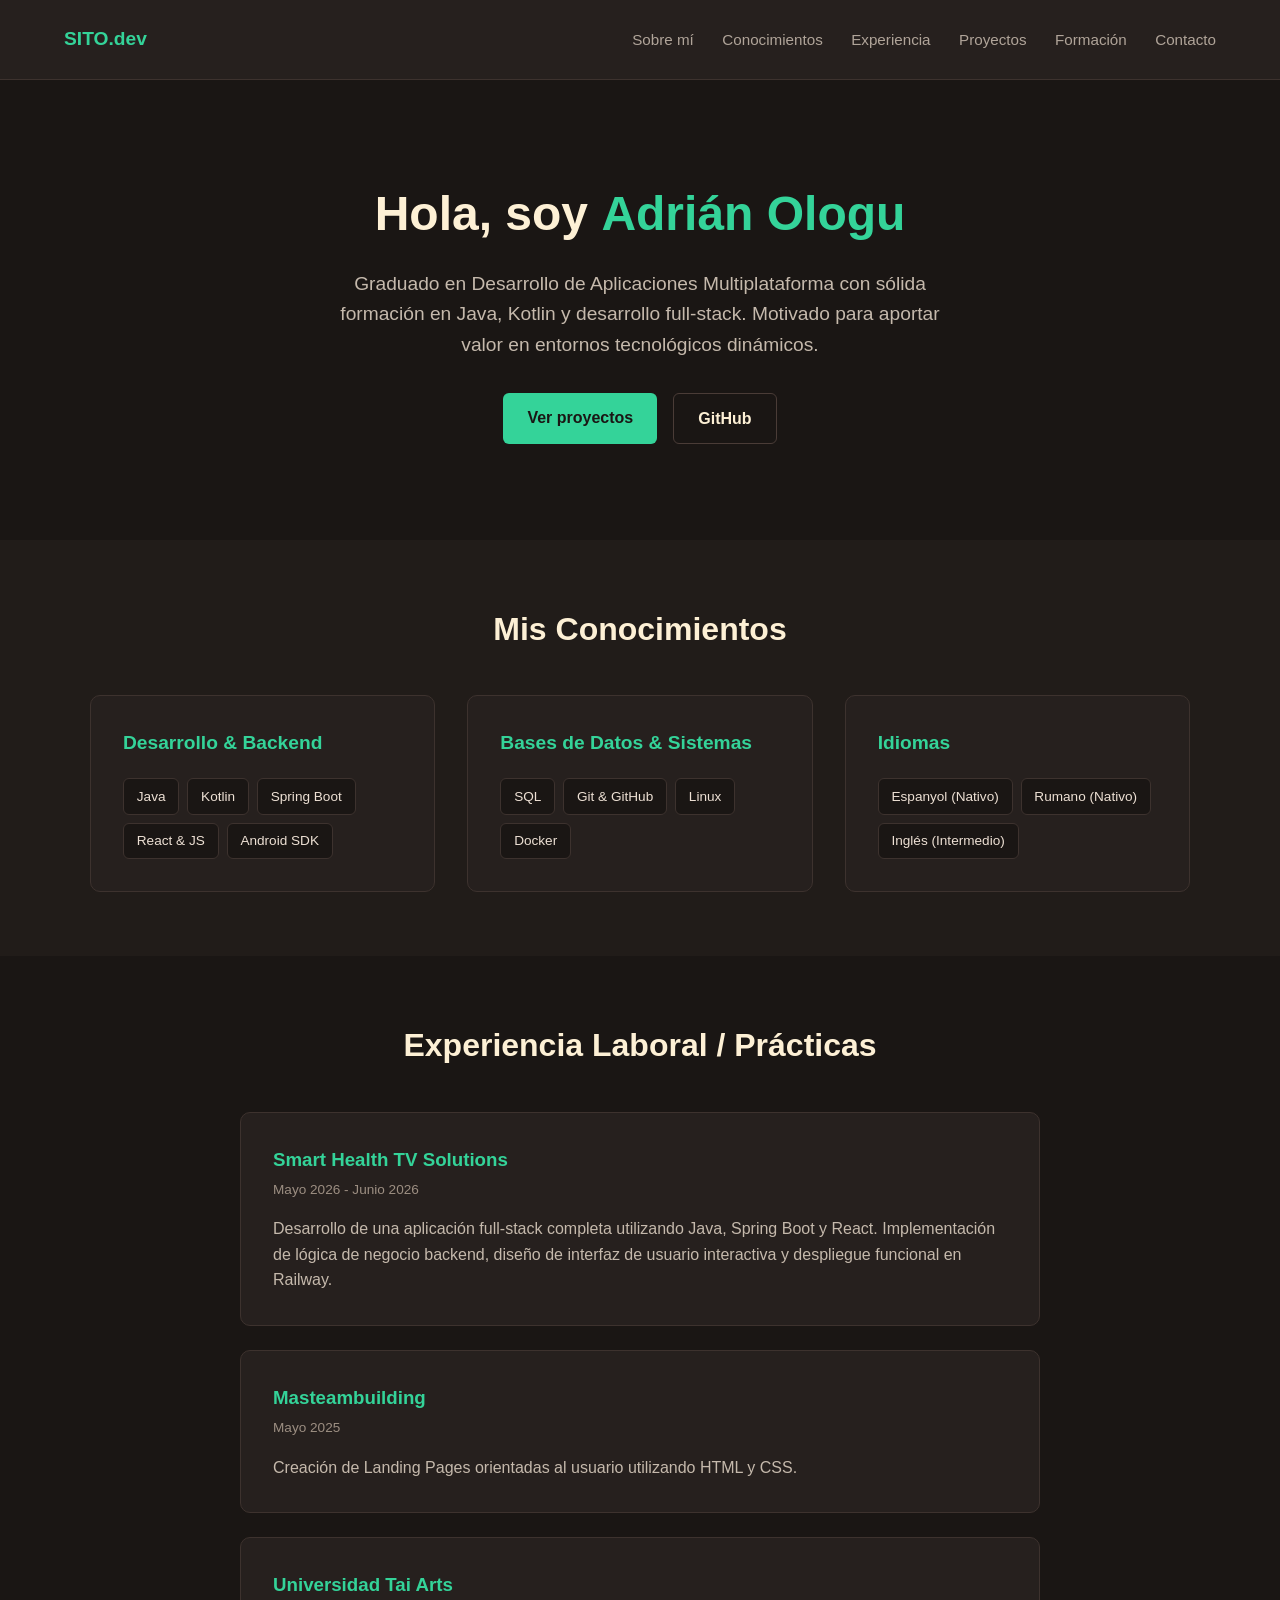
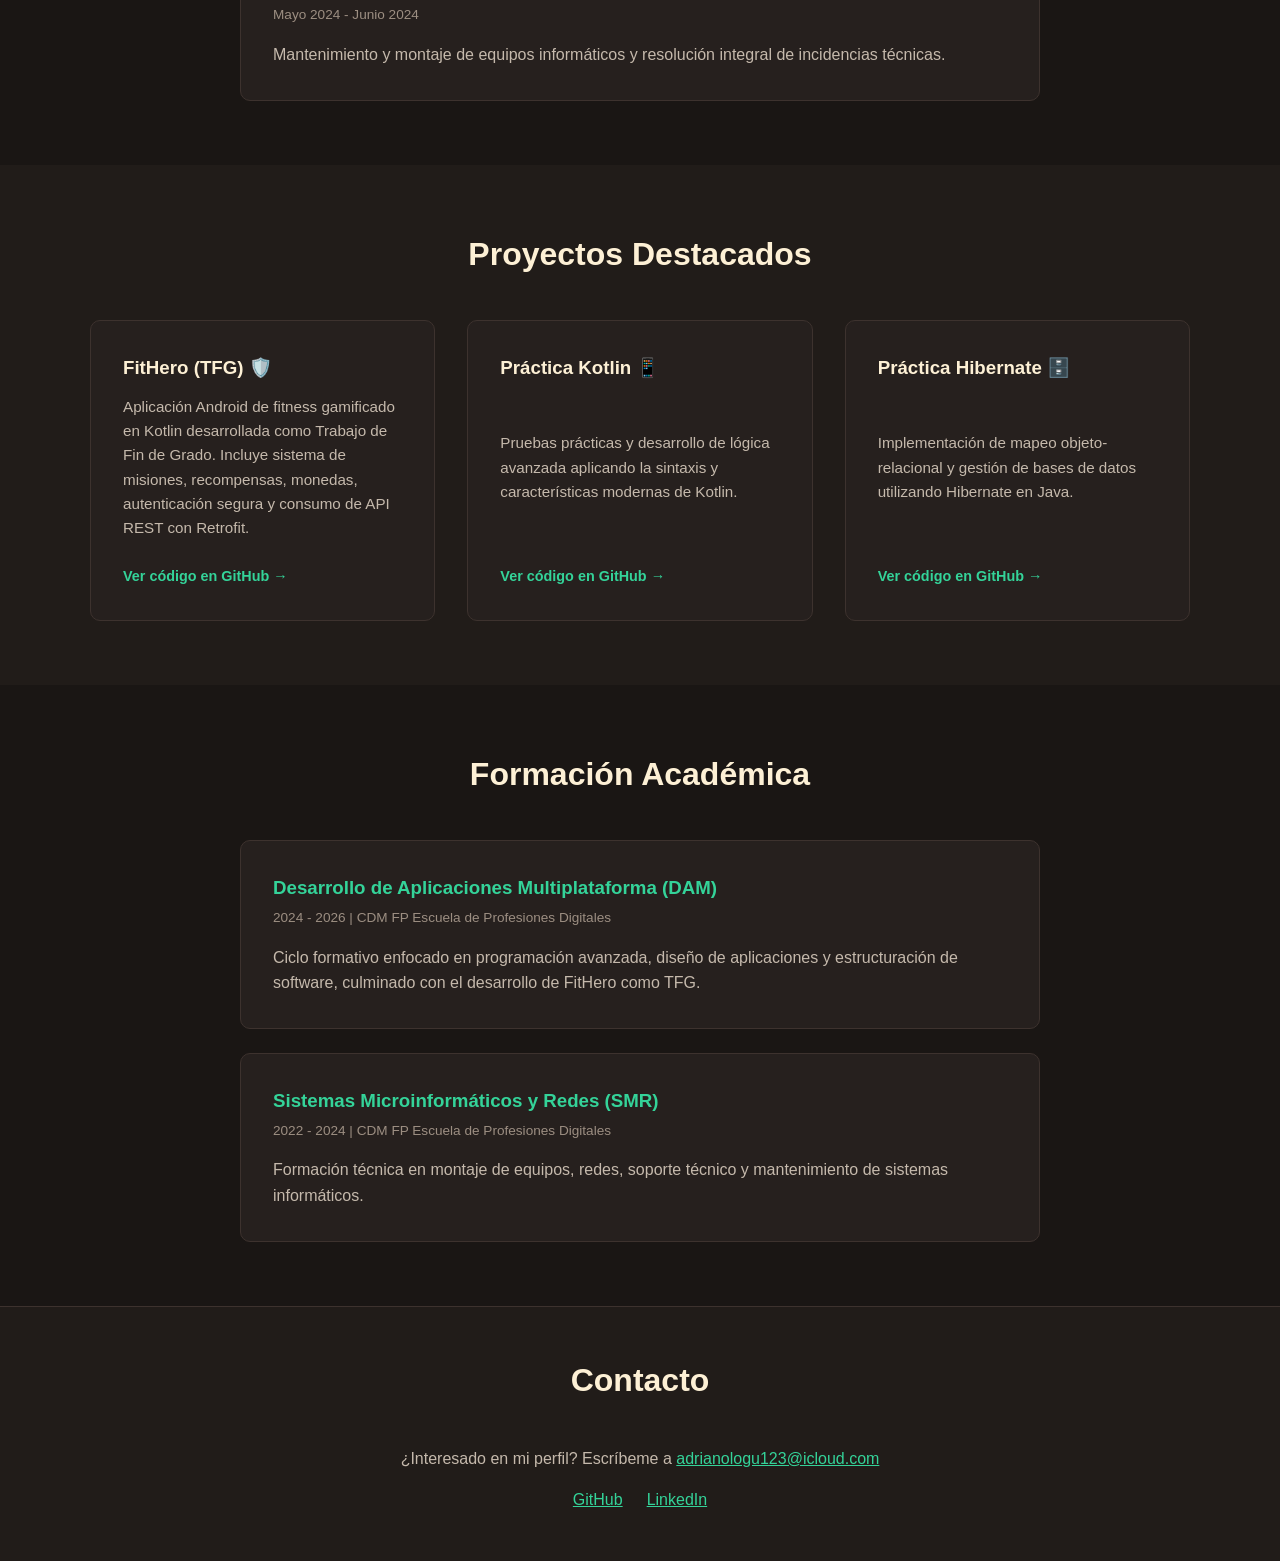
<file: index.html>
<!DOCTYPE html>
<html lang="es">
<head>
    <meta charset="UTF-8">
    <meta name="viewport" content="width=device-width, initial-scale=1.0">
    <title>Adrián Ologu | Desarrollador Android & Full-Stack</title>
    <link rel="stylesheet" href="style.css">
</head>
<body>

    <!-- Cabecera / Navegación -->
    <header>
        <div class="logo">SITO.dev</div>
        <nav>
            <a href="#sobre-mi">Sobre mí</a>
            <a href="#skills">Conocimientos</a>
            <a href="#experiencia">Experiencia</a>
            <a href="#proyectos">Proyectos</a>
            <a href="#educacion">Formación</a>
            <a href="#contacto">Contacto</a>
        </nav>
    </header>

    <!-- Sección de Bienvenida (Hero) -->
    <section id="sobre-mi" class="hero">
        <h1>Hola, soy <span class="highlight">Adrián Ologu</span></h1>
        <p>Graduado en Desarrollo de Aplicaciones Multiplataforma con sólida formación en Java, Kotlin y desarrollo full-stack. Motivado para aportar valor en entornos tecnológicos dinámicos.</p>
        <div class="hero-buttons">
            <a href="#proyectos" class="btn">Ver proyectos</a>
            <a href="https://github.com/sito2004" target="_blank" class="btn-secondary">GitHub</a>
        </div>
    </section>

    <!-- Sección de Conocimientos / Skills -->
    <section id="skills" class="skills-section">
        <h2>Mis Conocimientos</h2>
        <div class="skills-container">
            <div class="skill-category">
                <h3>Desarrollo & Backend</h3>
                <div class="skill-tags">
                    <span>Java</span>
                    <span>Kotlin</span>
                    <span>Spring Boot</span>
                    <span>React & JS</span>
                    <span>Android SDK</span>
                </div>
            </div>
            <div class="skill-category">
                <h3>Bases de Datos & Sistemas</h3>
                <div class="skill-tags">
                    <span>SQL</span>
                    <span>Git & GitHub</span>
                    <span>Linux</span>
                    <span>Docker</span>
                </div>
            </div>
            <div class="skill-category">
                <h3>Idiomas</h3>
                <div class="skill-tags">
                    <span>Espanyol (Nativo)</span>
                    <span>Rumano (Nativo)</span>
                    <span>Inglés (Intermedio)</span>
                </div>
            </div>
        </div>
    </section>

    <!-- NUEVA SECCIÓN: Experiencia Laboral -->
    <section id="experiencia" class="experience-section">
        <h2>Experiencia Laboral / Prácticas</h2>
        <div class="experience-container">
            <div class="experience-card">
                <h3>Smart Health TV Solutions</h3>
                <span class="date">Mayo 2026 - Junio 2026</span>
                <p>Desarrollo de una aplicación full-stack completa utilizando Java, Spring Boot y React. Implementación de lógica de negocio backend, diseño de interfaz de usuario interactiva y despliegue funcional en Railway.</p>
            </div>
            <div class="experience-card">
                <h3>Masteambuilding</h3>
                <span class="date">Mayo 2025</span>
                <p>Creación de Landing Pages orientadas al usuario utilizando HTML y CSS.</p>
            </div>
            <div class="experience-card">
                <h3>Universidad Tai Arts</h3>
                <span class="date">Mayo 2024 - Junio 2024</span>
                <p>Mantenimiento y montaje de equipos informáticos y resolución integral de incidencias técnicas.</p>
            </div>
        </div>
    </section>

    <!-- Sección de Proyectos -->
    <section id="proyectos" class="projects">
        <h2>Proyectos Destacados</h2>
        <div class="project-grid">
            <div class="project-card">
                <h3>FitHero (TFG) 🛡️</h3>
                <p>Aplicación Android de fitness gamificado en Kotlin desarrollada como Trabajo de Fin de Grado. Incluye sistema de misiones, recompensas, monedas, autenticación segura y consumo de API REST con Retrofit.</p>
                <a href="https://github.com/sito2004/FitHero" target="_blank" class="btn-small">Ver código en GitHub →</a>
            </div>
            <div class="project-card">
                <h3>Práctica Kotlin 📱</h3>
                <p>Pruebas prácticas y desarrollo de lógica avanzada aplicando la sintaxis y características modernas de Kotlin.</p>
                <a href="https://github.com/sito2004/ExamenKotlin" target="_blank" class="btn-small">Ver código en GitHub →</a>
            </div>
            <div class="project-card">
                <h3>Práctica Hibernate 🗄️</h3>
                <p>Implementación de mapeo objeto-relacional y gestión de bases de datos utilizando Hibernate en Java.</p>
                <a href="https://github.com/sito2004/ExamenHibernate" target="_blank" class="btn-small">Ver código en GitHub →</a>
            </div>
        </div>
    </section>

    <!-- Sección de Formación / Educación -->
    <section id="educacion" class="education-section">
        <h2>Formación Académica</h2>
        <div class="education-container">
            <div class="education-card">
                <h3>Desarrollo de Aplicaciones Multiplataforma (DAM)</h3>
                <span class="date">2024 - 2026 | CDM FP Escuela de Profesiones Digitales</span>
                <p>Ciclo formativo enfocado en programación avanzada, diseño de aplicaciones y estructuración de software, culminado con el desarrollo de FitHero como TFG.</p>
            </div>
            <div class="education-card">
                <h3>Sistemas Microinformáticos y Redes (SMR)</h3>
                <span class="date">2022 - 2024 | CDM FP Escuela de Profesiones Digitales</span>
                <p>Formación técnica en montaje de equipos, redes, soporte técnico y mantenimiento de sistemas informáticos.</p>
            </div>
        </div>
    </section>

    <!-- Pie de página / Contacto -->
    <footer id="contacto">
        <h2>Contacto</h2>
        <p>¿Interesado en mi perfil? Escríbeme a <a href="mailto:adrianologu123@icloud.com">adrianologu123@icloud.com</a></p>
        <div class="social-links">
            <a href="https://github.com/sito2004" target="_blank">GitHub</a>
            <a href="https://www.linkedin.com/in/adrian-gabriel-ologu-a7a90b391/" target="_blank">LinkedIn</a>
        </div>
    </footer>

</body>
</html>
</file>
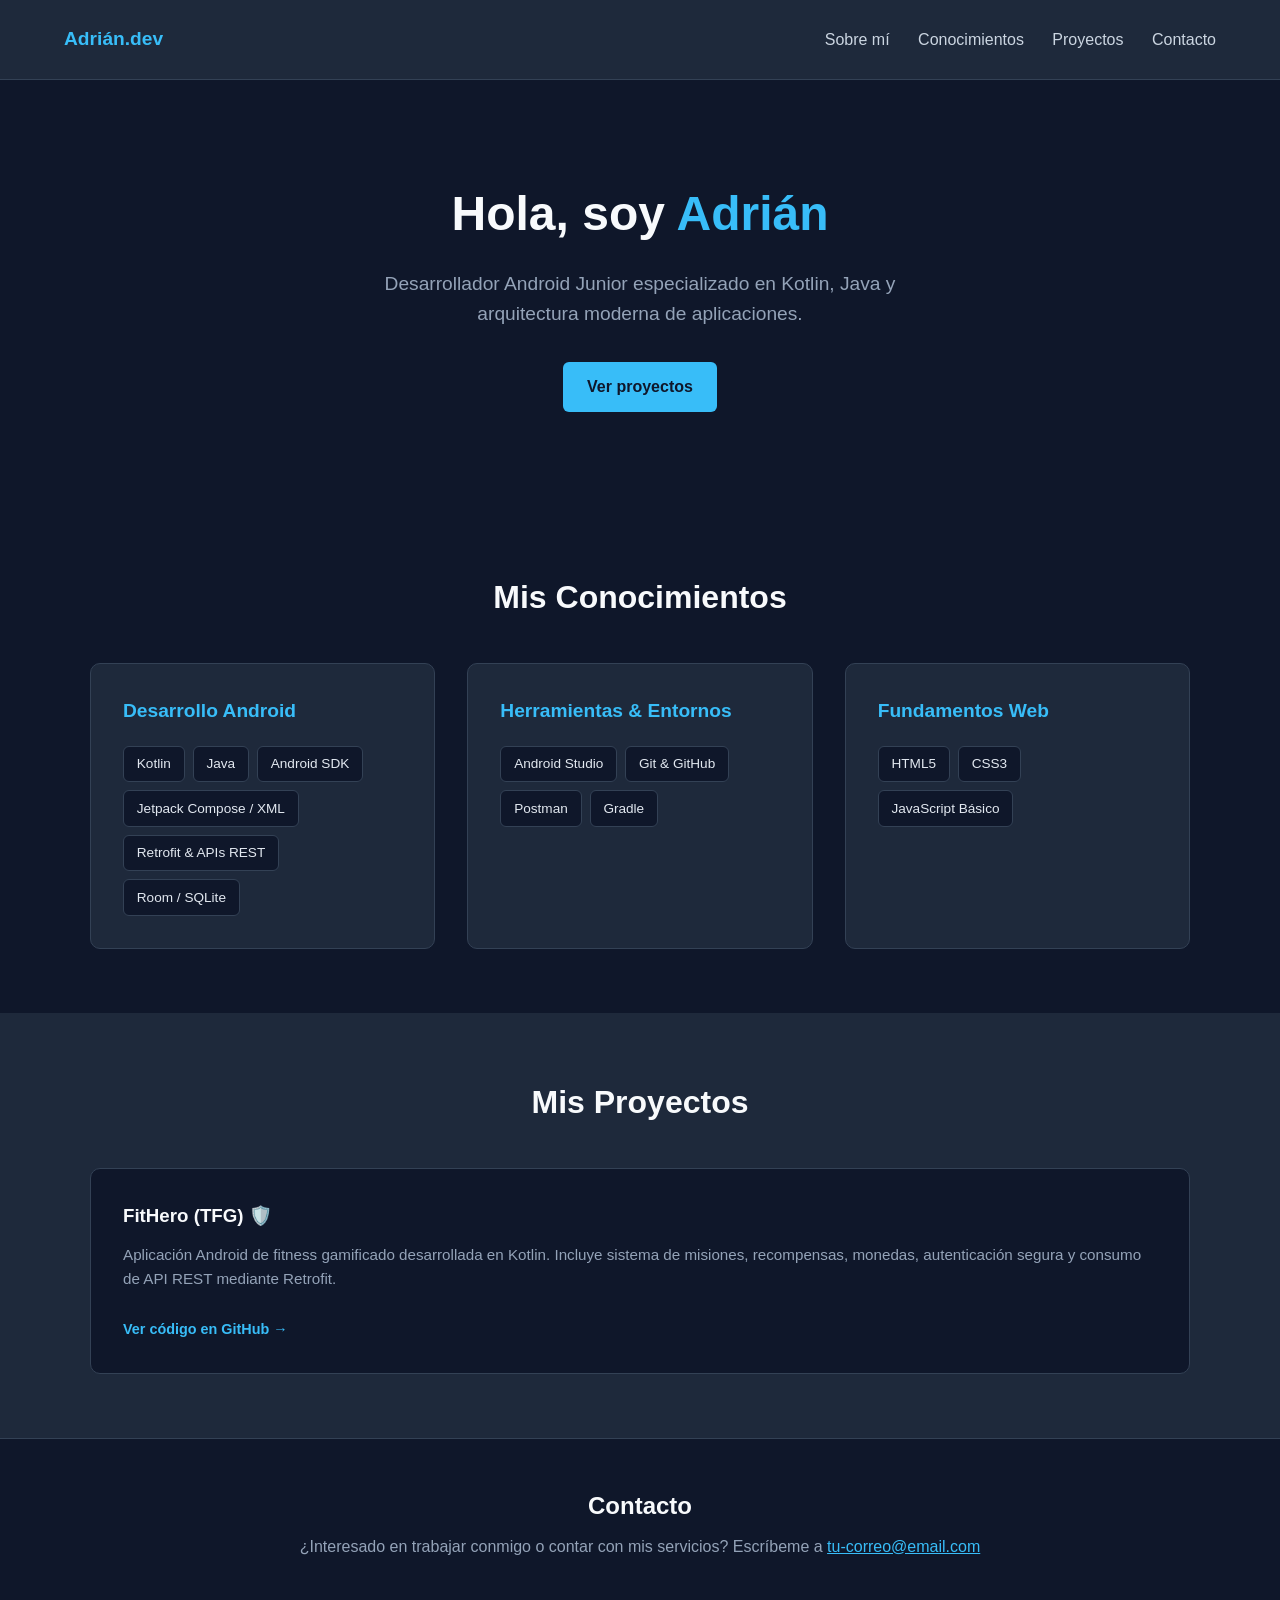
<file: portfolio.html>
<!DOCTYPE html>
<html lang="es">
<head>
    <meta charset="UTF-8">
    <meta name="viewport" content="width=device-width, initial-scale=1.0">
    <title>Adrián | Desarrollador Android & Web</title>
    <link rel="stylesheet" href="portfolio.css">
</head>
<body>

    <!-- Cabecera / Navegación -->
    <header>
        <div class="logo">Adrián.dev</div>
        <nav>
            <a href="#sobre-mi">Sobre mí</a>
            <a href="#skills">Conocimientos</a>
            <a href="#proyectos">Proyectos</a>
            <a href="#contacto">Contacto</a>
        </nav>
    </header>

    <!-- Sección de Bienvenida (Hero) -->
    <section id="sobre-mi" class="hero">
        <h1>Hola, soy <span class="highlight">Adrián</span></h1>
        <p>Desarrollador Android Junior especializado en Kotlin, Java y arquitectura moderna de aplicaciones.</p>
        <a href="#proyectos" class="btn">Ver proyectos</a>
    </section>

    <!-- NUEVA SECCIÓN: Conocimientos / Skills -->
    <section id="skills" class="skills-section">
        <h2>Mis Conocimientos</h2>
        <div class="skills-container">
            <div class="skill-category">
                <h3>Desarrollo Android</h3>
                <div class="skill-tags">
                    <span>Kotlin</span>
                    <span>Java</span>
                    <span>Android SDK</span>
                    <span>Jetpack Compose / XML</span>
                    <span>Retrofit & APIs REST</span>
                    <span>Room / SQLite</span>
                </div>
            </div>
            <div class="skill-category">
                <h3>Herramientas & Entornos</h3>
                <div class="skill-tags">
                    <span>Android Studio</span>
                    <span>Git & GitHub</span>
                    <span>Postman</span>
                    <span>Gradle</span>
                </div>
            </div>
            <div class="skill-category">
                <h3>Fundamentos Web</h3>
                <div class="skill-tags">
                    <span>HTML5</span>
                    <span>CSS3</span>
                    <span>JavaScript Básico</span>
                </div>
            </div>
        </div>
    </section>

    <!-- Sección de Proyectos -->
    <section id="proyectos" class="projects">
        <h2>Mis Proyectos</h2>
        <div class="project-grid">
            <div class="project-card">
                <h3>FitHero (TFG) 🛡️</h3>
                <p>Aplicación Android de fitness gamificado desarrollada en Kotlin. Incluye sistema de misiones, recompensas, monedas, autenticación segura y consumo de API REST mediante Retrofit.</p>
                <a href="https://github.com/sito2004/FitHero" target="_blank" class="btn-small">Ver código en GitHub →</a>
            </div>
        </div>
    </section>

    <!-- Pie de página / Contacto -->
    <footer id="contacto">
        <h2>Contacto</h2>
        <p>¿Interesado en trabajar conmigo o contar con mis servicios? Escríbeme a <a href="mailto:tu-correo@email.com">tu-correo@email.com</a></p>
    </footer>

</body>
</html>
</file>
<file: style.css>
/* Estilos generales - Fusión Marrón/Beige & Verde Esmeralda */
* {
    margin: 0;
    padding: 0;
    box-sizing: border-box;
    font-family: 'Segoe UI', Tahoma, Geneva, Verdana, sans-serif;
    scroll-behavior: smooth;
}

body {
    background-color: #1a1614; /* Fondo marrón café muy profundo y elegante */
    color: #ede0d4;            /* Texto principal en beige claro suave */
    line-height: 1.6;
}

/* Navegación */
header {
    display: flex;
    justify-content: space-between;
    align-items: center;
    padding: 1.5rem 5%;
    background-color: #26201e; /* Tono marrón cálido para la barra */
    position: sticky;
    top: 0;
    z-index: 1000;
    border-bottom: 1px solid #3d322e;
}

.logo {
    font-weight: bold;
    font-size: 1.2rem;
    color: #34d399; /* Verde esmeralda tecnológico para destacar */
}

nav a {
    color: #b0a499;
    text-decoration: none;
    margin-left: 1.5rem;
    transition: color 0.3s;
    font-size: 0.95rem;
}

nav a:hover {
    color: #34d399;
}

/* Sección Hero */
.hero {
    text-align: center;
    padding: 6rem 1rem;
    background-color: #1a1614;
}

.hero h1 {
    font-size: 3rem;
    margin-bottom: 1rem;
    color: #fdf0d5;
}

.highlight {
    color: #34d399; /* Toque verde esmeralda magistral */
}

.hero p {
    font-size: 1.2rem;
    color: #c5b9ac; /* Beige oscuro / arena */
    margin-bottom: 2rem;
    max-width: 600px;
    margin-left: auto;
    margin-right: auto;
}

.hero-buttons {
    display: flex;
    gap: 1rem;
    justify-content: center;
}

/* Secciones genéricas */
section {
    padding: 4rem 5%;
}

h2 {
    text-align: center;
    margin-bottom: 2.5rem;
    font-size: 2rem;
    color: #fdf0d5;
}

/* Skills */
.skills-section {
    background-color: #211c19; /* Sutil contraste de marrón */
}

.skills-container {
    display: grid;
    grid-template-columns: repeat(auto-fit, minmax(280px, 1fr));
    gap: 2rem;
    max-width: 1100px;
    margin: 0 auto;
}

.skill-category {
    background-color: #26201e;
    padding: 2rem;
    border-radius: 10px;
    border: 1px solid #3d322e;
}

.skill-category h3 {
    color: #34d399; /* Verde esmeralda para títulos de categorías */
    margin-bottom: 1.2rem;
    font-size: 1.2rem;
}

.skill-tags {
    display: flex;
    flex-wrap: wrap;
    gap: 0.5rem;
}

.skill-tags span {
    background-color: #1a1614;
    color: #ede0d4;
    padding: 0.4rem 0.8rem;
    border-radius: 6px;
    font-size: 0.85rem;
    border: 1px solid #3d322e;
}

/* Experiencia */
.experience-section {
    background-color: #1a1614;
}

.experience-container {
    max-width: 800px;
    margin: 0 auto;
    display: flex;
    flex-direction: column;
    gap: 1.5rem;
}

.experience-card {
    background-color: #26201e;
    padding: 2rem;
    border-radius: 10px;
    border: 1px solid #3d322e;
}

.experience-card h3 {
    color: #34d399;
    margin-bottom: 0.25rem;
}

.experience-card .date {
    font-size: 0.85rem;
    color: #9c8e82; /* Tono marrón grisáceo elegante */
    display: block;
    margin-bottom: 1rem;
}

.experience-card p {
    color: #c5b9ac;
}

/* Proyectos */
.projects {
    background-color: #211c19;
}

.project-grid {
    display: grid;
    grid-template-columns: repeat(auto-fit, minmax(260px, 1fr));
    gap: 2rem;
    max-width: 1100px;
    margin: 0 auto;
}

.project-card {
    background-color: #26201e;
    padding: 2rem;
    border-radius: 10px;
    border: 1px solid #3d322e;
    transition: transform 0.3s, border-color 0.3s;
    display: flex;
    flex-direction: column;
    justify-content: space-between;
}

.project-card:hover {
    transform: translateY(-5px);
    border-color: #34d399; /* El borde se ilumina en verde al pasar el ratón */
}

.project-card h3 {
    color: #fdf0d5;
    margin-bottom: 0.75rem;
}

.project-card p {
    color: #c5b9ac;
    margin-bottom: 1.5rem;
    font-size: 0.95rem;
}

/* Educación */
.education-section {
    background-color: #1a1614;
}

.education-container {
    max-width: 800px;
    margin: 0 auto;
    display: flex;
    flex-direction: column;
    gap: 1.5rem;
}

.education-card {
    background-color: #26201e;
    padding: 2rem;
    border-radius: 10px;
    border: 1px solid #3d322e;
}

.education-card h3 {
    color: #34d399;
    margin-bottom: 0.25rem;
}

.education-card .date {
    font-size: 0.85rem;
    color: #9c8e82;
    display: block;
    margin-bottom: 1rem;
}

.education-card p {
    color: #c5b9ac;
}

/* Botones */
.btn {
    background-color: #34d399; /* Botón principal en verde esmeralda vibrante */
    color: #1a1614;
    padding: 0.75rem 1.5rem;
    border-radius: 6px;
    text-decoration: none;
    font-weight: bold;
    transition: background 0.3s;
    display: inline-block;
}

.btn:hover {
    background-color: #10b981; /* Verde un poco más intenso */
}

.btn-secondary {
    background-color: transparent;
    color: #fdf0d5;
    padding: 0.75rem 1.5rem;
    border-radius: 6px;
    text-decoration: none;
    font-weight: bold;
    border: 1px solid #4a3c37;
    transition: background 0.3s, border-color 0.3s;
}

.btn-secondary:hover {
    background-color: #26201e;
    border-color: #34d399;
}

.btn-small {
    color: #34d399;
    text-decoration: none;
    font-size: 0.9rem;
    font-weight: 600;
}

.btn-small:hover {
    text-decoration: underline;
}

/* Footer */
footer {
    text-align: center;
    padding: 3rem 1rem;
    background-color: #211c19;
    border-top: 1px solid #3d322e;
}

footer p {
    color: #c5b9ac;
    margin-top: 0.5rem;
    margin-bottom: 1rem;
}

footer a {
    color: #34d399;
}

.social-links {
    display: flex;
    justify-content: center;
    gap: 1.5rem;
    margin-top: 1rem;
}/* --- ANIMACIONES Y EFECTOS VISUALES AVANZADOS --- */

/* 1. Animación de entrada inicial para la cabecera */
@keyframes slideDown {
    from {
        opacity: 0;
        transform: translateY(-20px);
    }
    to {
        opacity: 1;
        transform: translateY(0);
    }
}

header {
    animation: slideDown 0.6s ease-out;
}

/* 2. Animación de aparición suave y escalonada para las secciones */
@keyframes fadeInUp {
    from {
        opacity: 0;
        transform: translateY(40px);
    }
    to {
        opacity: 1;
        transform: translateY(0);
    }
}

section {
    animation: fadeInUp 0.9s cubic-bezier(0.16, 1, 0.3, 1) forwards;
}

/* 3. Animación de flotación sutil para el título principal (Hero) */
@keyframes floatText {
    0%, 100% {
        transform: translateY(0);
    }
    50% {
        transform: translateY(-6px);
    }
}

.hero h1 span.highlight {
    display: inline-block;
    animation: floatText 4s ease-in-out infinite;
}

/* 4. Efecto hover interactivo y con profundidad en tarjetas */
.project-card, .experience-card, .skill-category {
    transition: transform 0.4s cubic-bezier(0.16, 1, 0.3, 1), box-shadow 0.4s ease, border-color 0.4s ease;
}

.project-card:hover, .experience-card:hover, .skill-category:hover {
    transform: translateY(-10px) scale(1.02); /* Se eleva y agranda ligeramente */
    box-shadow: 0 15px 30px rgba(52, 211, 153, 0.18); /* Halo verde esmeralda brillante */
    border-color: #34d399;
}

/* 5. Efecto de pulso suave en el botón principal para captar la atención */
@keyframes pulseGlow {
    0% {
        box-shadow: 0 0 0 0 rgba(52, 211, 153, 0.4);
    }
    70% {
        box-shadow: 0 0 0 12px rgba(52, 211, 153, 0);
    }
    100% {
        box-shadow: 0 0 0 0 rgba(52, 211, 153, 0);
    }
}

.btn {
    transition: transform 0.3s ease, background-color 0.3s ease;
    animation: pulseGlow 3s infinite;
}

.btn:hover {
    transform: scale(1.08);
    background-color: #10b981;
    animation: none; /* Detiene el pulso al hacer hover para centrar el brillo */
    box-shadow: 0 0 20px rgba(52, 211, 153, 0.6);
}

/* 6. Animación interactiva para las etiquetas de habilidades (tags) */
.skill-tags span {
    transition: all 0.3s cubic-bezier(0.16, 1, 0.3, 1);
}

.skill-tags span:hover {
    transform: translateY(-4px) scale(1.05);
    background-color: #34d399;
    color: #1a1614;
    border-color: #34d399;
    box-shadow: 0 4px 12px rgba(52, 211, 153, 0.3);
}

/* 7. Subrayado animado fluido en el menú de navegación */
nav a {
    position: relative;
}

nav a::after {
    content: '';
    position: absolute;
    width: 0;
    height: 2px;
    bottom: -4px;
    left: 0;
    background-color: #34d399;
    transition: width 0.35s cubic-bezier(0.16, 1, 0.3, 1);
}

nav a:hover::after {
    width: 100%;
}
</file>
<file: portfolio.css>
/* Estilos generales */
* {
    margin: 0;
    padding: 0;
    box-sizing: border-box;
    font-family: 'Segoe UI', Tahoma, Geneva, Verdana, sans-serif;
    scroll-behavior: smooth;
}

body {
    background-color: #0f172a;
    color: #f8fafc;
    line-height: 1.6;
}

/* Navegación */
header {
    display: flex;
    justify-content: space-between;
    align-items: center;
    padding: 1.5rem 5%;
    background-color: #1e293b;
    position: sticky;
    top: 0;
    z-index: 1000;
    border-bottom: 1px solid #334155;
}

.logo {
    font-weight: bold;
    font-size: 1.2rem;
    color: #38bdf8;
}

nav a {
    color: #cbd5e1;
    text-decoration: none;
    margin-left: 1.5rem;
    transition: color 0.3s;
}

nav a:hover {
    color: #38bdf8;
}

/* Sección Hero */
.hero {
    text-align: center;
    padding: 6rem 1rem;
}

.hero h1 {
    font-size: 3rem;
    margin-bottom: 1rem;
}

.highlight {
    color: #38bdf8;
}

.hero p {
    font-size: 1.2rem;
    color: #94a3b8;
    margin-bottom: 2rem;
    max-width: 600px;
    margin-left: auto;
    margin-right: auto;
}

/* NUEVA SECCIÓN: Skills */
.skills-section {
    padding: 4rem 5%;
    background-color: #0f172a;
    text-align: center;
}

.skills-section h2 {
    margin-bottom: 2.5rem;
    font-size: 2rem;
}

.skills-container {
    display: grid;
    grid-template-columns: repeat(auto-fit, minmax(280px, 1fr));
    gap: 2rem;
    max-width: 1100px;
    margin: 0 auto;
}

.skill-category {
    background-color: #1e293b;
    padding: 2rem;
    border-radius: 10px;
    border: 1px solid #334155;
    text-align: left;
}

.skill-category h3 {
    color: #38bdf8;
    margin-bottom: 1.2rem;
    font-size: 1.2rem;
}

.skill-tags {
    display: flex;
    flex-wrap: wrap;
    gap: 0.5rem;
}

.skill-tags span {
    background-color: #0f172a;
    color: #e2e8f0;
    padding: 0.4rem 0.8rem;
    border-radius: 6px;
    font-size: 0.85rem;
    border: 1px solid #334155;
}

/* Botones */
.btn {
    background-color: #38bdf8;
    color: #0f172a;
    padding: 0.75rem 1.5rem;
    border-radius: 6px;
    text-decoration: none;
    font-weight: bold;
    transition: background 0.3s;
    display: inline-block;
}

.btn:hover {
    background-color: #0ea5e9;
}

/* Proyectos */
.projects {
    padding: 4rem 5%;
    background-color: #1e293b;
}

.projects h2 {
    text-align: center;
    margin-bottom: 2.5rem;
    font-size: 2rem;
}

.project-grid {
    display: grid;
    grid-template-columns: repeat(auto-fit, minmax(280px, 1fr));
    gap: 2rem;
    max-width: 1100px;
    margin: 0 auto;
}

.project-card {
    background-color: #0f172a;
    padding: 2rem;
    border-radius: 10px;
    border: 1px solid #334155;
    transition: transform 0.3s;
}

.project-card:hover {
    transform: translateY(-5px);
}

.project-card h3 {
    margin-bottom: 0.75rem;
}

.project-card p {
    color: #94a3b8;
    margin-bottom: 1.5rem;
    font-size: 0.95rem;
}

.btn-small {
    color: #38bdf8;
    text-decoration: none;
    font-size: 0.9rem;
    font-weight: 600;
}

.btn-small:hover {
    text-decoration: underline;
}

/* Footer */
footer {
    text-align: center;
    padding: 3rem 1rem;
    background-color: #0f172a;
    border-top: 1px solid #334155;
}

footer p {
    color: #94a3b8;
    margin-top: 0.5rem;
}

footer a {
    color: #38bdf8;
}
</file>
